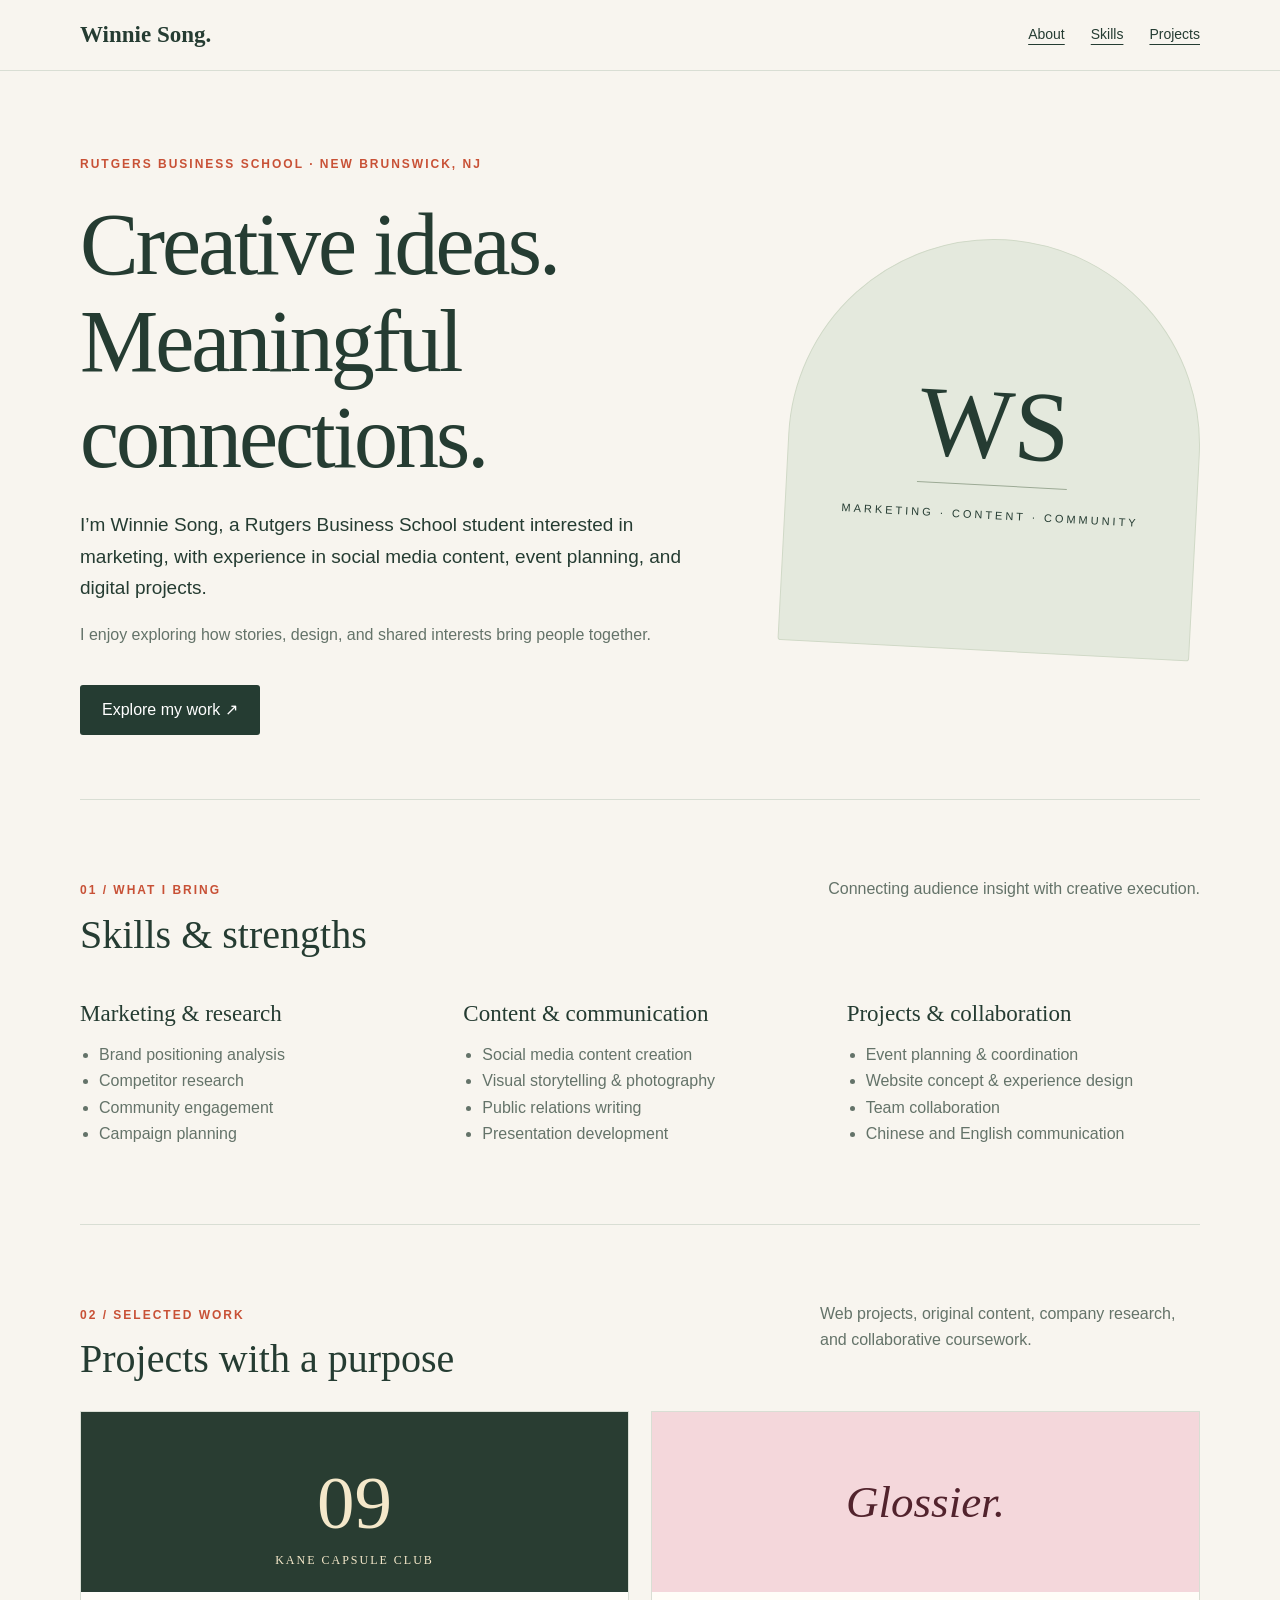
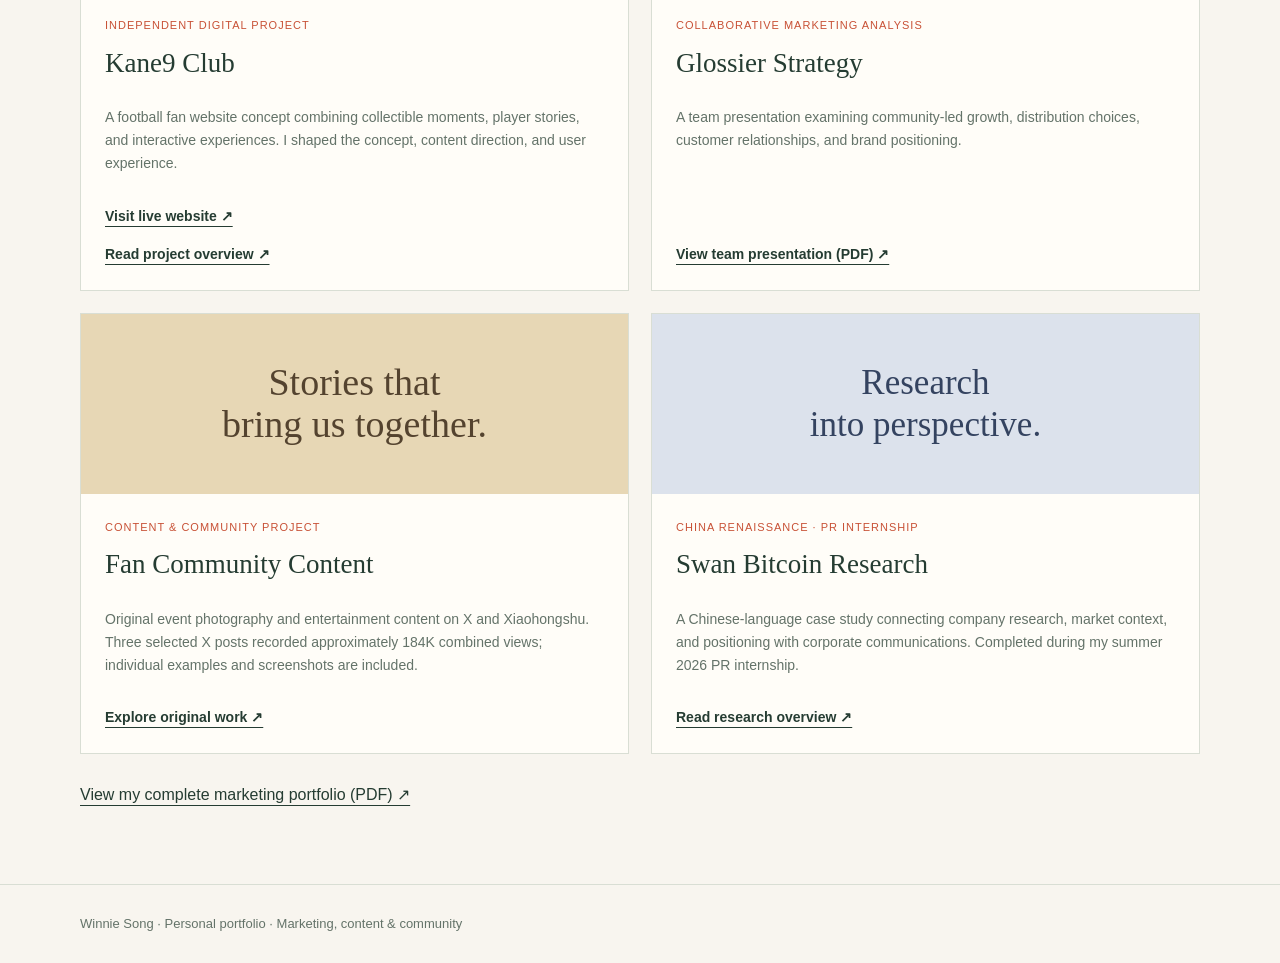
<file: index.html>
<!doctype html>
<html lang="en"><head><meta charset="utf-8"><meta name="viewport" content="width=device-width, initial-scale=1"><title>Winnie Song | Marketing & Creative Portfolio</title><meta name="description" content="Winnie Song's portfolio: marketing, social media content, community experiences, and digital projects."><link rel="icon" href="assets/favicon.svg" type="image/svg+xml"><link rel="stylesheet" href="styles.css"></head>
<body><a class="skip" href="#main">Skip to content</a><header><nav class="wrap" aria-label="Main navigation"><a class="brand" href="index.html">Winnie Song.</a><div class="navlinks"><a href="#about">About</a><a href="#skills">Skills</a><a href="#projects">Projects</a></div></nav></header><main id="main" class="wrap">
<section class="hero" id="about"><div><div class="eyebrow">Rutgers Business School · New Brunswick, NJ</div><h1>Creative ideas.<br>Meaningful connections.</h1><p class="statement">I’m Winnie Song, a Rutgers Business School student interested in marketing, with experience in social media content, event planning, and digital projects.</p><p class="muted">I enjoy exploring how stories, design, and shared interests bring people together.</p><a class="button" href="#projects">Explore my work ↗</a></div><div class="art" aria-hidden="true"><span class="monogram">WS</span><span>MARKETING · CONTENT · COMMUNITY</span></div></section>
<section class="section" id="skills"><div class="sectionhead"><div><div class="eyebrow">01 / What I bring</div><h2>Skills & strengths</h2></div><p class="muted">Connecting audience insight with creative execution.</p></div><div class="skills"><div><h3>Marketing & research</h3><ul><li>Brand positioning analysis</li><li>Competitor research</li><li>Community engagement</li><li>Campaign planning</li></ul></div><div><h3>Content & communication</h3><ul><li>Social media content creation</li><li>Visual storytelling & photography</li><li>Public relations writing</li><li>Presentation development</li></ul></div><div><h3>Projects & collaboration</h3><ul><li>Event planning & coordination</li><li>Website concept & experience design</li><li>Team collaboration</li><li>Chinese and English communication</li></ul></div></div></section>
<section class="section" id="projects"><div class="sectionhead"><div><div class="eyebrow">02 / Selected work</div><h2>Projects with a purpose</h2></div><p class="muted">Web projects, original content, company research, and collaborative coursework.</p></div><div class="projects">
<article class="card"><div class="cover kane" aria-hidden="true"><strong>09</strong><span>KANE CAPSULE CLUB</span></div><div class="cardbody"><span class="tag">Independent digital project</span><h3>Kane9 Club</h3><p>A football fan website concept combining collectible moments, player stories, and interactive experiences. I shaped the concept, content direction, and user experience.</p><a href="https://kane9club.com" target="_blank" rel="noopener">Visit live website ↗</a><a href="kane.html">Read project overview ↗</a></div></article>
<article class="card"><div class="cover glossier" aria-hidden="true">Glossier.</div><div class="cardbody"><span class="tag">Collaborative marketing analysis</span><h3>Glossier Strategy</h3><p>A team presentation examining community-led growth, distribution choices, customer relationships, and brand positioning.</p><a href="assets/glossier-strategy.pdf" target="_blank" rel="noopener">View team presentation (PDF) ↗</a></div></article>
<article class="card"><div class="cover social" aria-hidden="true">Stories that<br>bring us together.</div><div class="cardbody"><span class="tag">Content & community project</span><h3>Fan Community Content</h3><p>Original event photography and entertainment content on X and Xiaohongshu. Three selected X posts recorded approximately 184K combined views; individual examples and screenshots are included.</p><a href="community.html">Explore original work ↗</a></div></article>
<article class="card"><div class="cover research" aria-hidden="true">Research<br>into perspective.</div><div class="cardbody"><span class="tag">China Renaissance · PR internship</span><h3>Swan Bitcoin Research</h3><p>A Chinese-language case study connecting company research, market context, and positioning with corporate communications. Completed during my summer 2026 PR internship.</p><a href="research.html">Read research overview ↗</a></div></article>
</div><p class="portfolio-link"><a href="assets/marketing-portfolio.pdf" target="_blank" rel="noopener">View my complete marketing portfolio (PDF) ↗</a></p></section></main><footer><div class="wrap">Winnie Song · Personal portfolio · Marketing, content & community</div></footer></body></html>
</file>
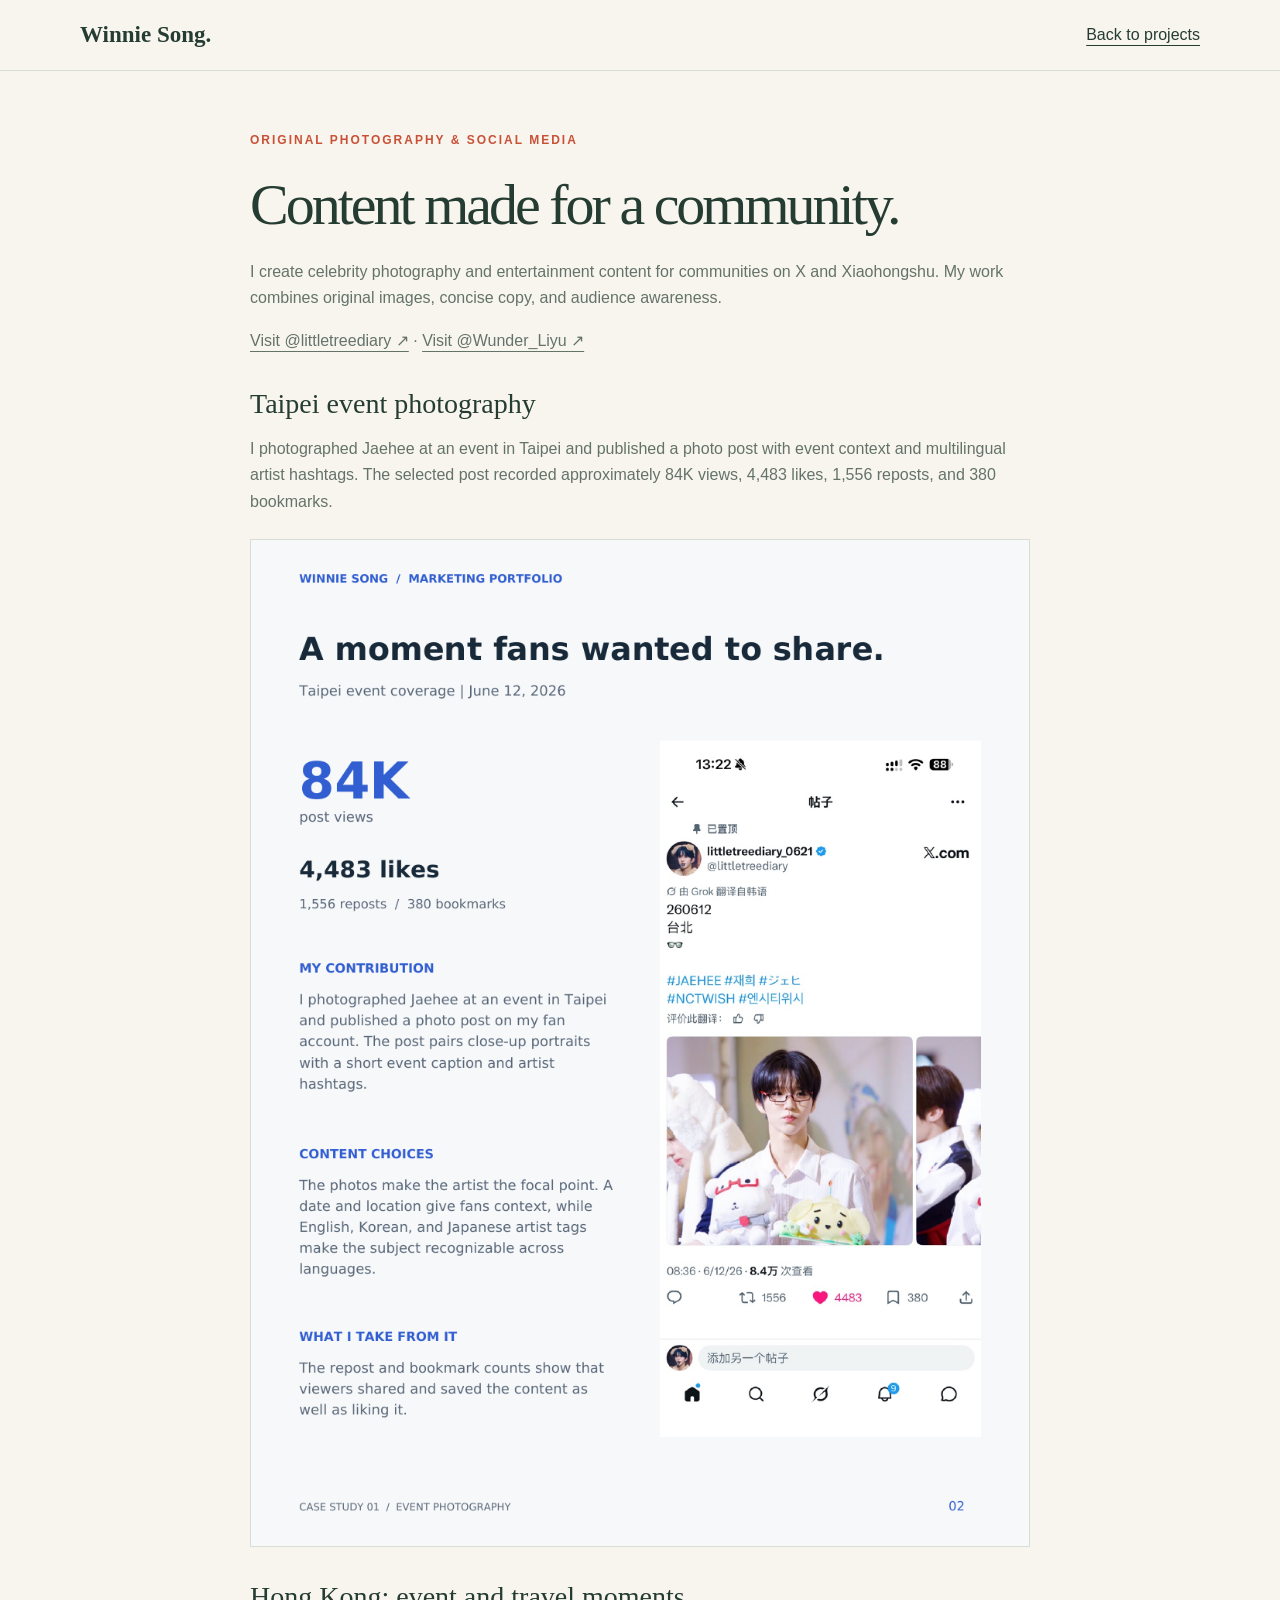
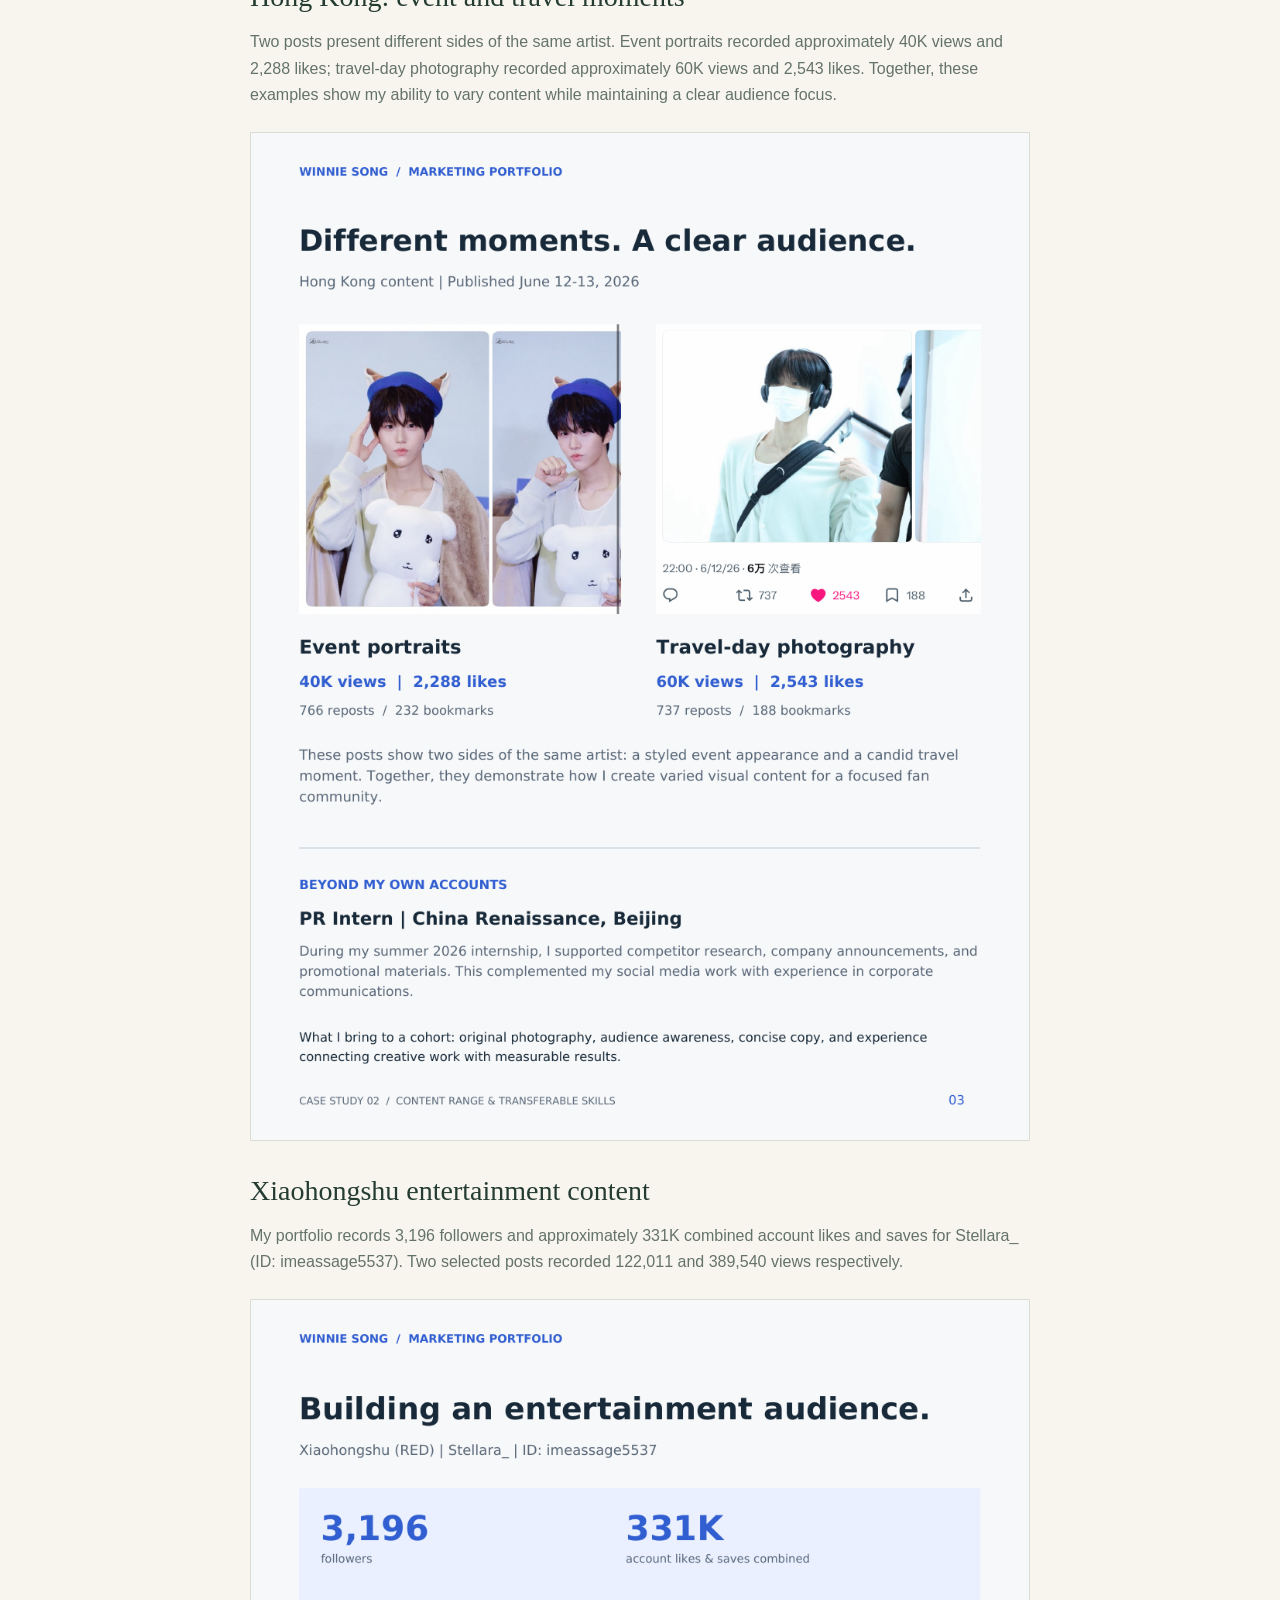
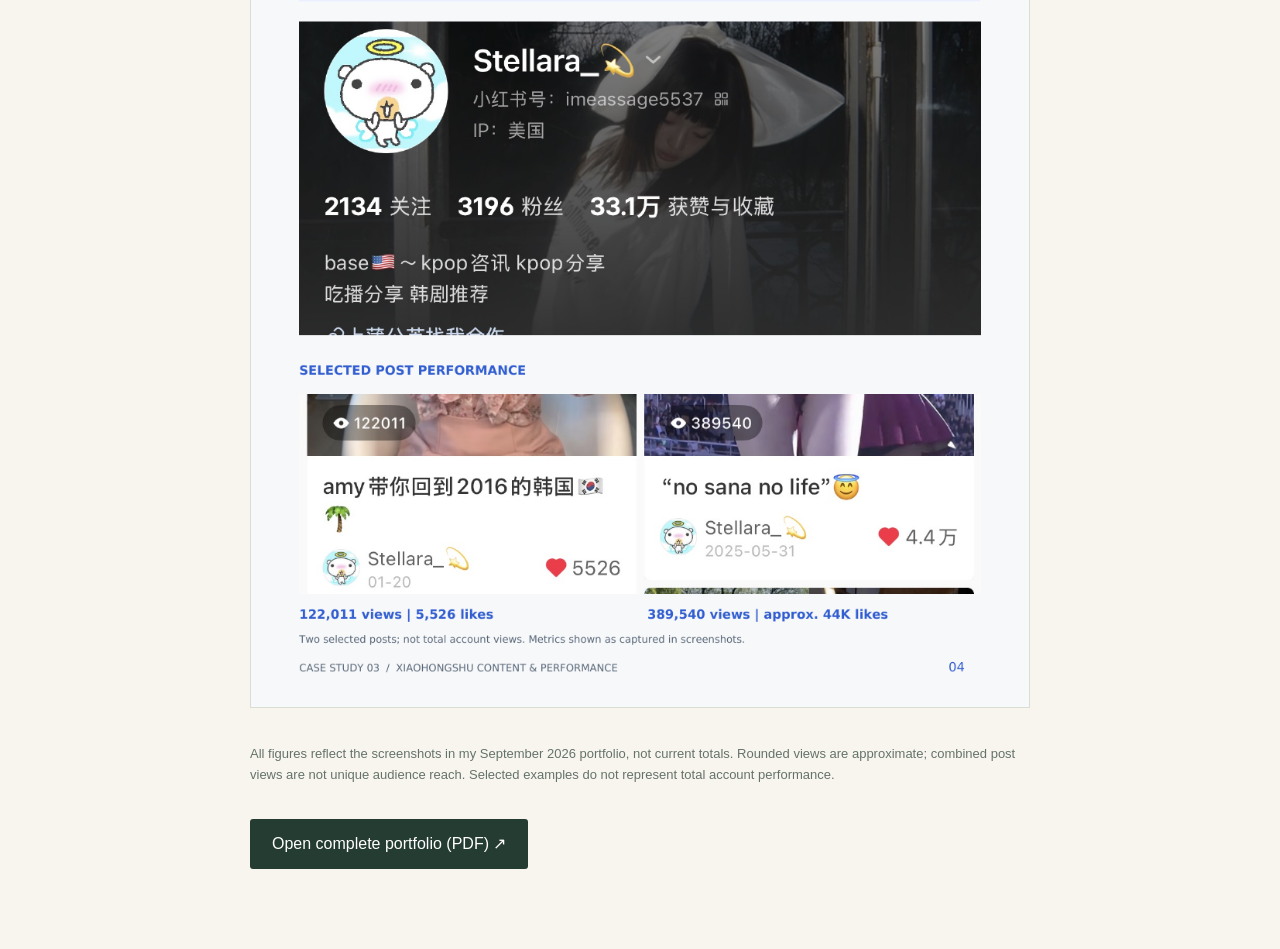
<file: community.html>
<!doctype html><html lang="en"><head><meta charset="utf-8"><meta name="viewport" content="width=device-width, initial-scale=1"><title>Photography & Social Content | Winnie Song</title><link rel="icon" href="assets/favicon.svg" type="image/svg+xml"><link rel="stylesheet" href="styles.css"></head><body><header><nav class="wrap" aria-label="Main navigation"><a class="brand" href="index.html">Winnie Song.</a><a href="index.html#projects">Back to projects</a></nav></header><main class="wrap detail"><div class="eyebrow">Original photography & social media</div><h1>Content made for a community.</h1><p>I create celebrity photography and entertainment content for communities on X and Xiaohongshu. My work combines original images, concise copy, and audience awareness.</p><p><a href="https://x.com/littletreediary" target="_blank" rel="noopener">Visit @littletreediary ↗</a> · <a href="https://x.com/Wunder_Liyu" target="_blank" rel="noopener">Visit @Wunder_Liyu ↗</a></p><h2>Taipei event photography</h2><p>I photographed Jaehee at an event in Taipei and published a photo post with event context and multilingual artist hashtags. The selected post recorded approximately 84K views, 4,483 likes, 1,556 reposts, and 380 bookmarks.</p><img class="work-image" src="assets/work-2.png" alt="Portfolio case study showing Winnie's Jaehee event photography and captured post statistics" loading="lazy"><h2>Hong Kong: event and travel moments</h2><p>Two posts present different sides of the same artist. Event portraits recorded approximately 40K views and 2,288 likes; travel-day photography recorded approximately 60K views and 2,543 likes. Together, these examples show my ability to vary content while maintaining a clear audience focus.</p><img class="work-image" src="assets/work-3.png" alt="Hong Kong event portrait and travel photography examples with captured engagement figures" loading="lazy"><h2>Xiaohongshu entertainment content</h2><p>My portfolio records 3,196 followers and approximately 331K combined account likes and saves for Stellara_ (ID: imeassage5537). Two selected posts recorded 122,011 and 389,540 views respectively.</p><img class="work-image" src="assets/work-4.png" alt="Xiaohongshu account and selected entertainment content screenshots" loading="lazy"><p class="metrics-note">All figures reflect the screenshots in my September 2026 portfolio, not current totals. Rounded views are approximate; combined post views are not unique audience reach. Selected examples do not represent total account performance.</p><a class="button" href="assets/marketing-portfolio.pdf" target="_blank" rel="noopener">Open complete portfolio (PDF) ↗</a></main></body></html>
</file>
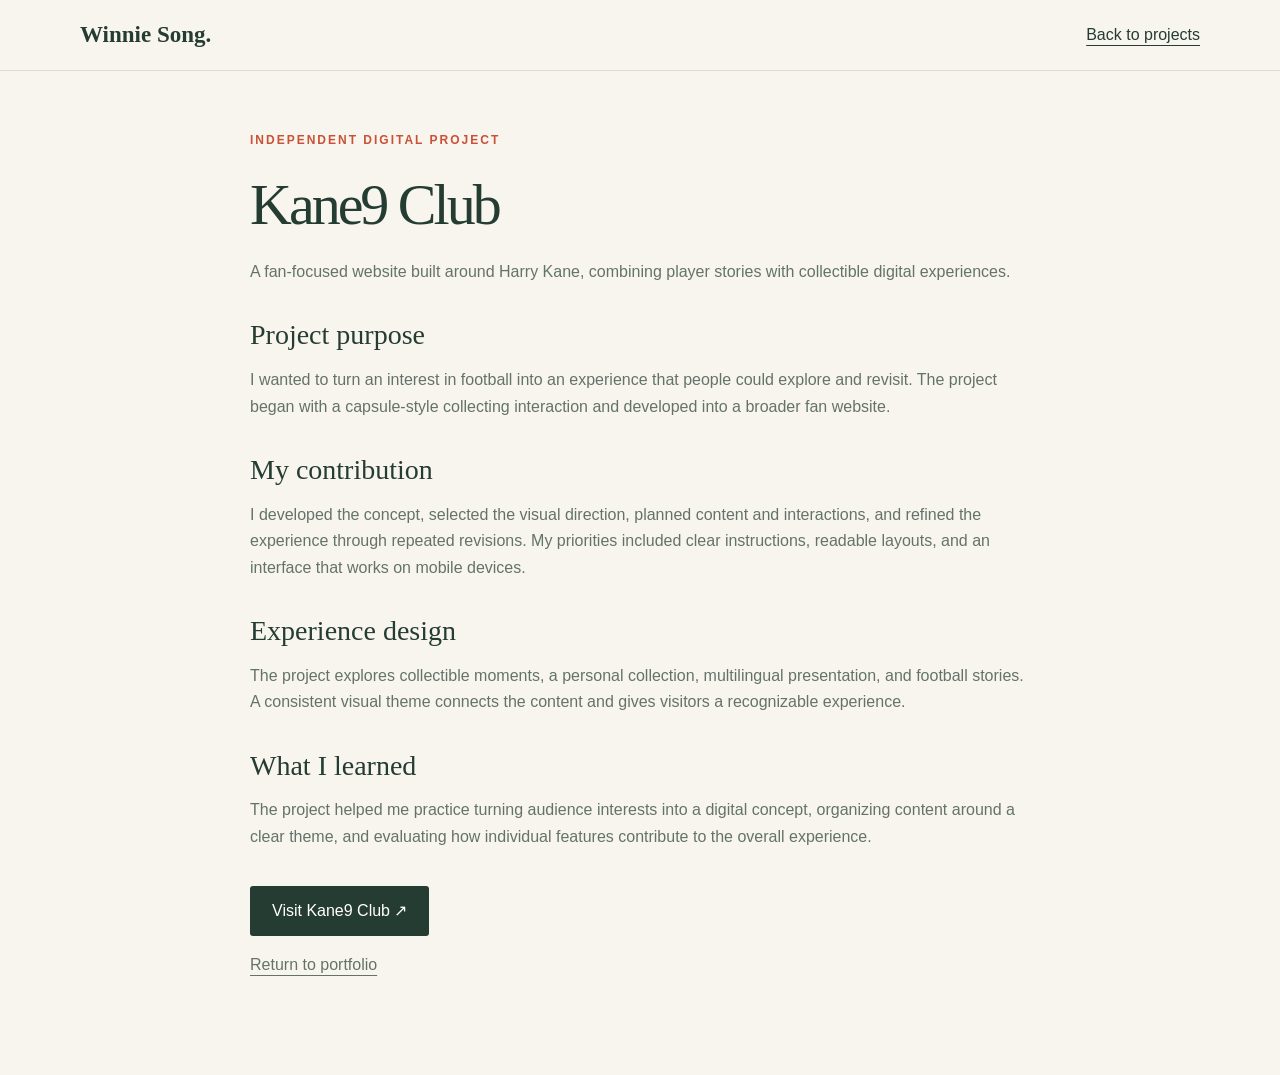
<file: kane.html>
<!doctype html><html lang="en"><head><meta charset="utf-8"><meta name="viewport" content="width=device-width, initial-scale=1"><title>Kane9 Club | Winnie Song</title><link rel="icon" href="assets/favicon.svg" type="image/svg+xml"><link rel="stylesheet" href="styles.css"></head><body><header><nav class="wrap" aria-label="Main navigation"><a class="brand" href="index.html">Winnie Song.</a><a href="index.html#projects">Back to projects</a></nav></header><main class="wrap detail"><div class="eyebrow">Independent digital project</div><h1>Kane9 Club</h1><p>A fan-focused website built around Harry Kane, combining player stories with collectible digital experiences.</p><h2>Project purpose</h2><p>I wanted to turn an interest in football into an experience that people could explore and revisit. The project began with a capsule-style collecting interaction and developed into a broader fan website.</p><h2>My contribution</h2><p>I developed the concept, selected the visual direction, planned content and interactions, and refined the experience through repeated revisions. My priorities included clear instructions, readable layouts, and an interface that works on mobile devices.</p><h2>Experience design</h2><p>The project explores collectible moments, a personal collection, multilingual presentation, and football stories. A consistent visual theme connects the content and gives visitors a recognizable experience.</p><h2>What I learned</h2><p>The project helped me practice turning audience interests into a digital concept, organizing content around a clear theme, and evaluating how individual features contribute to the overall experience.</p><a class="button" href="https://kane9club.com" target="_blank" rel="noopener">Visit Kane9 Club ↗</a> <p><a href="index.html#projects">Return to portfolio</a></p></main></body></html>
</file>
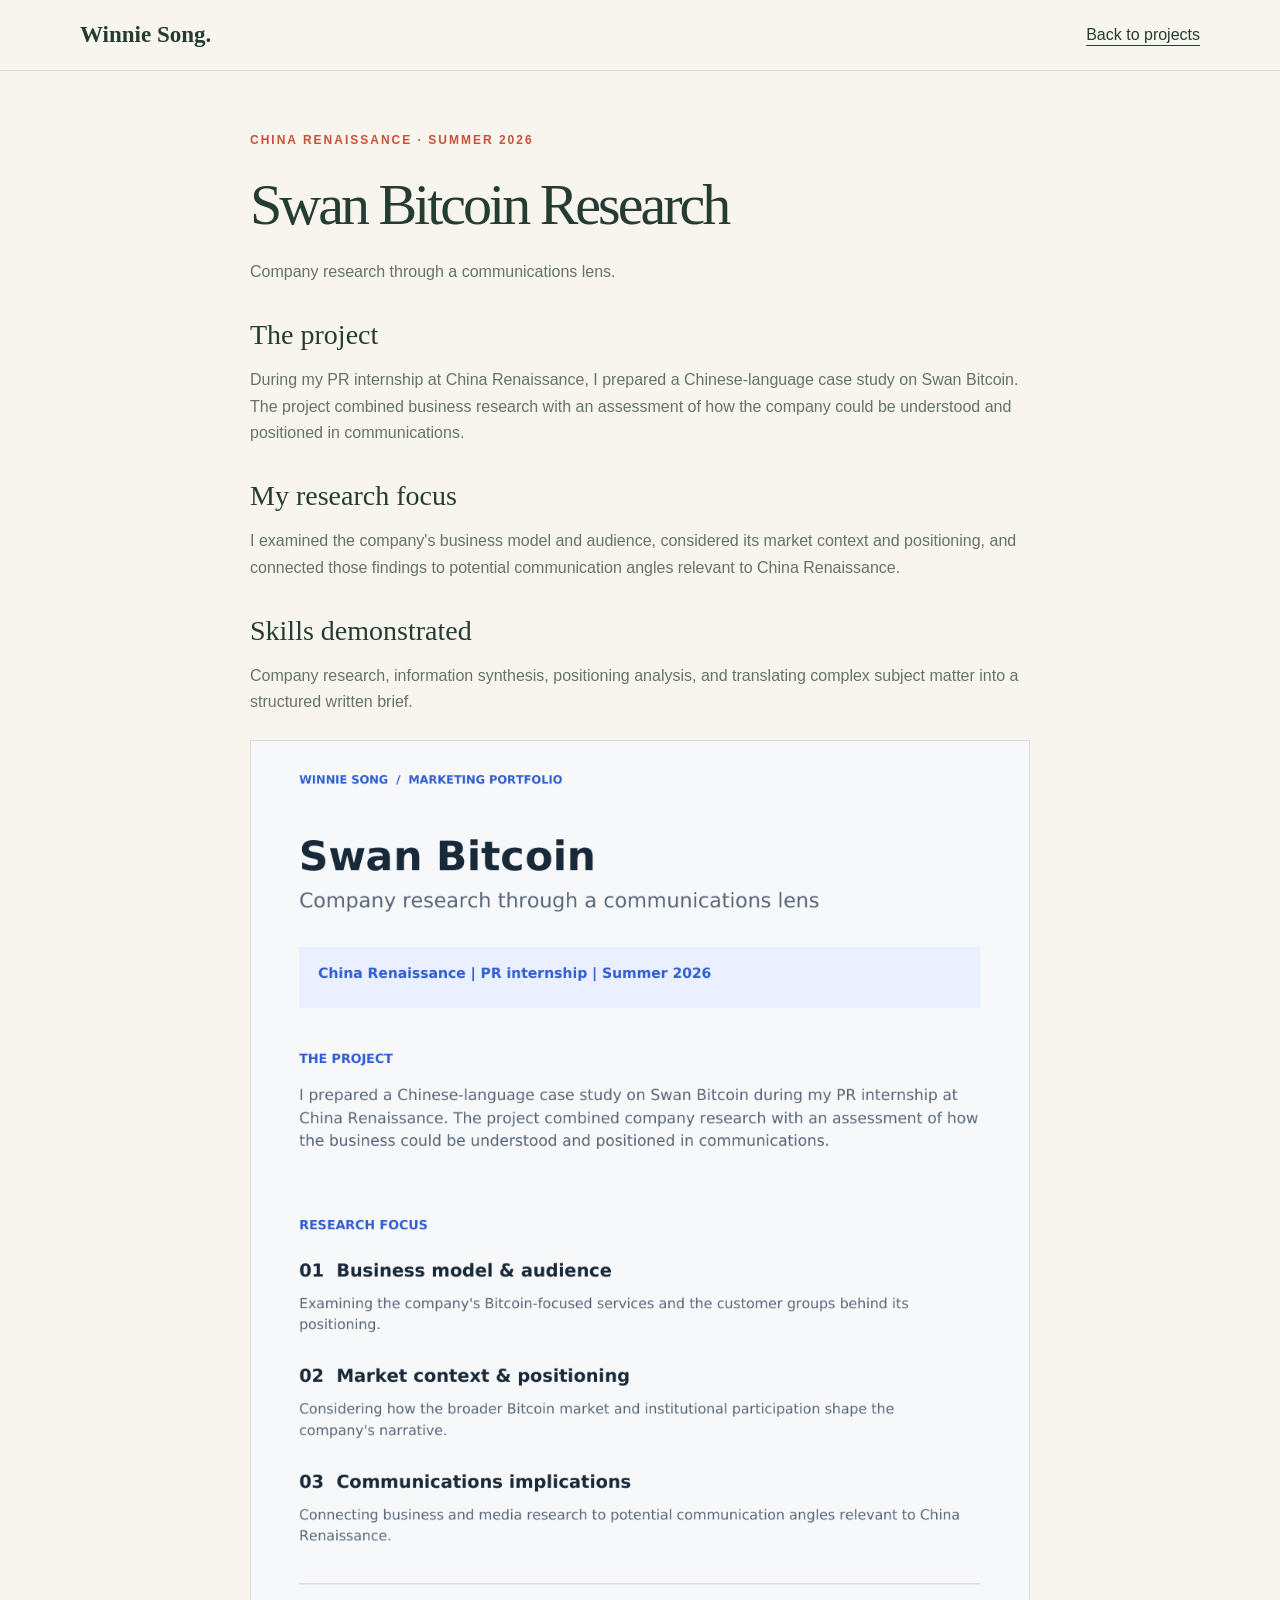
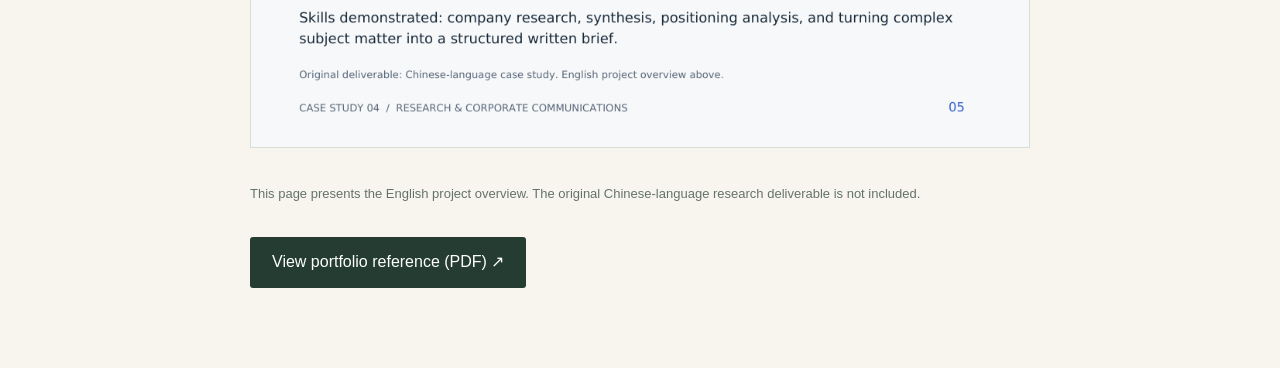
<file: research.html>
<!doctype html><html lang="en"><head><meta charset="utf-8"><meta name="viewport" content="width=device-width, initial-scale=1"><title>Swan Bitcoin Research | Winnie Song</title><link rel="icon" href="assets/favicon.svg" type="image/svg+xml"><link rel="stylesheet" href="styles.css"></head><body><header><nav class="wrap" aria-label="Main navigation"><a class="brand" href="index.html">Winnie Song.</a><a href="index.html#projects">Back to projects</a></nav></header><main class="wrap detail"><div class="eyebrow">China Renaissance · Summer 2026</div><h1>Swan Bitcoin Research</h1><p>Company research through a communications lens.</p><h2>The project</h2><p>During my PR internship at China Renaissance, I prepared a Chinese-language case study on Swan Bitcoin. The project combined business research with an assessment of how the company could be understood and positioned in communications.</p><h2>My research focus</h2><p>I examined the company's business model and audience, considered its market context and positioning, and connected those findings to potential communication angles relevant to China Renaissance.</p><h2>Skills demonstrated</h2><p>Company research, information synthesis, positioning analysis, and translating complex subject matter into a structured written brief.</p><img class="work-image" src="assets/work-5.png" alt="English overview of Winnie's Swan Bitcoin research project during her PR internship" loading="lazy"><p class="metrics-note">This page presents the English project overview. The original Chinese-language research deliverable is not included.</p><a class="button" href="assets/marketing-portfolio.pdf#page=5" target="_blank" rel="noopener">View portfolio reference (PDF) ↗</a></main></body></html>
</file>
<file: styles.css>
:root{--paper:#f8f5ef;--ink:#253c32;--muted:#647369;--line:#d9ded4;--accent:#c85136}*{box-sizing:border-box}html{scroll-behavior:smooth;scroll-padding-top:90px}body{margin:0;background:var(--paper);color:var(--ink);font:16px/1.65 Arial,sans-serif}a{color:inherit;text-underline-offset:5px}a:focus-visible{outline:3px solid var(--accent);outline-offset:5px}.wrap{width:min(1120px,90%);margin:auto}header{border-bottom:1px solid var(--line);background:var(--paper)}nav{display:flex;align-items:center;justify-content:space-between;gap:20px;padding:22px 0}.brand{font:bold 23px Georgia,serif;text-decoration:none}.navlinks{display:flex;gap:26px;font-size:14px}.hero{padding:84px 0 64px;display:grid;grid-template-columns:1.6fr 1fr;gap:50px;align-items:center}.eyebrow{font-size:12px;letter-spacing:2px;text-transform:uppercase;color:var(--accent);font-weight:bold}h1,h2,h3{font-family:Georgia,serif;font-weight:normal;line-height:1.1}h1{font-size:clamp(52px,7vw,88px);letter-spacing:-3px;margin:22px 0}h2{font-size:40px;margin:12px 0 30px}h3{font-size:27px;margin:14px 0}.statement{font-size:19px;max-width:640px}.muted{color:var(--muted)}.button{display:inline-block;background:var(--ink);color:white;padding:12px 22px;text-decoration:none;margin-top:20px;border-radius:3px}.art{aspect-ratio:1;background:#e4e9dd;border:1px solid #d0d9c7;display:flex;flex-direction:column;justify-content:center;align-items:center;border-radius:50% 50% 3px 3px;transform:rotate(3deg);position:relative}.monogram{font:100px Georgia,serif;border-bottom:1px solid #9caa95;line-height:1.2}.art span:last-child{font-size:11px;letter-spacing:3px;margin-top:20px}.section{padding:60px 0;border-top:1px solid var(--line)}.sectionhead{display:flex;justify-content:space-between;align-items:baseline;gap:20px}.sectionhead .muted{max-width:380px}.skills{display:grid;grid-template-columns:repeat(3,1fr);gap:30px}.skills h3{font-size:23px}.skills ul{padding-left:19px;color:var(--muted)}.projects{display:grid;grid-template-columns:repeat(3,1fr);gap:22px}.card{border:1px solid var(--line);background:#fffdf8;display:flex;flex-direction:column}.cover{height:180px;display:flex;align-items:center;justify-content:center;position:relative;overflow:hidden;font-family:Georgia,serif}.kane{background:#293d32;color:#f4e8ca}.kane strong{font-size:75px;font-weight:normal}.kane span{font-size:12px;letter-spacing:2px;position:absolute;bottom:22px}.glossier{background:#f4d7db;color:#52232d;font-size:45px;font-style:italic}.social{background:#e7d7b5;color:#54432f;font-size:38px;line-height:1.1;text-align:center}.cardbody{padding:24px;flex:1;display:flex;flex-direction:column}.tag{font-size:11px;letter-spacing:1px;text-transform:uppercase;color:var(--accent)}.card p{font-size:14px;color:var(--muted)}.card a{margin-top:auto;font-size:14px;font-weight:bold;padding-top:15px}.detail{max-width:780px;padding:60px 0 80px}.detail h1{font-size:58px}.detail h2{font-size:28px;margin-top:35px;margin-bottom:15px}.detail p{color:var(--muted)}footer{padding:28px 0;border-top:1px solid var(--line);font-size:13px;color:var(--muted)}.skip{position:absolute;left:-9999px}.skip:focus{left:10px;top:10px;background:white;padding:12px;z-index:10}@media(max-width:760px){.hero{grid-template-columns:1fr;padding:45px 0;gap:30px}.art{max-width:260px;width:100%;justify-self:center}.monogram{font-size:80px}.skills,.projects{grid-template-columns:1fr}.sectionhead{display:block}.section{padding:40px 0}.navlinks{gap:15px}h1{letter-spacing:-2px}.detail h1{font-size:42px}.cover{height:200px}}@media(prefers-reduced-motion:reduce){html{scroll-behavior:auto}}

.work-image{display:block;width:100%;height:auto;border:1px solid var(--line);margin:24px 0 35px}.metrics-note{font-size:13px}.research{background:#dce2ec;color:#344360;font-size:35px;text-align:center;line-height:1.2}.portfolio-link{margin-top:28px}.projects{grid-template-columns:repeat(2,1fr)}@media(max-width:760px){.projects{grid-template-columns:1fr}}
</file>
